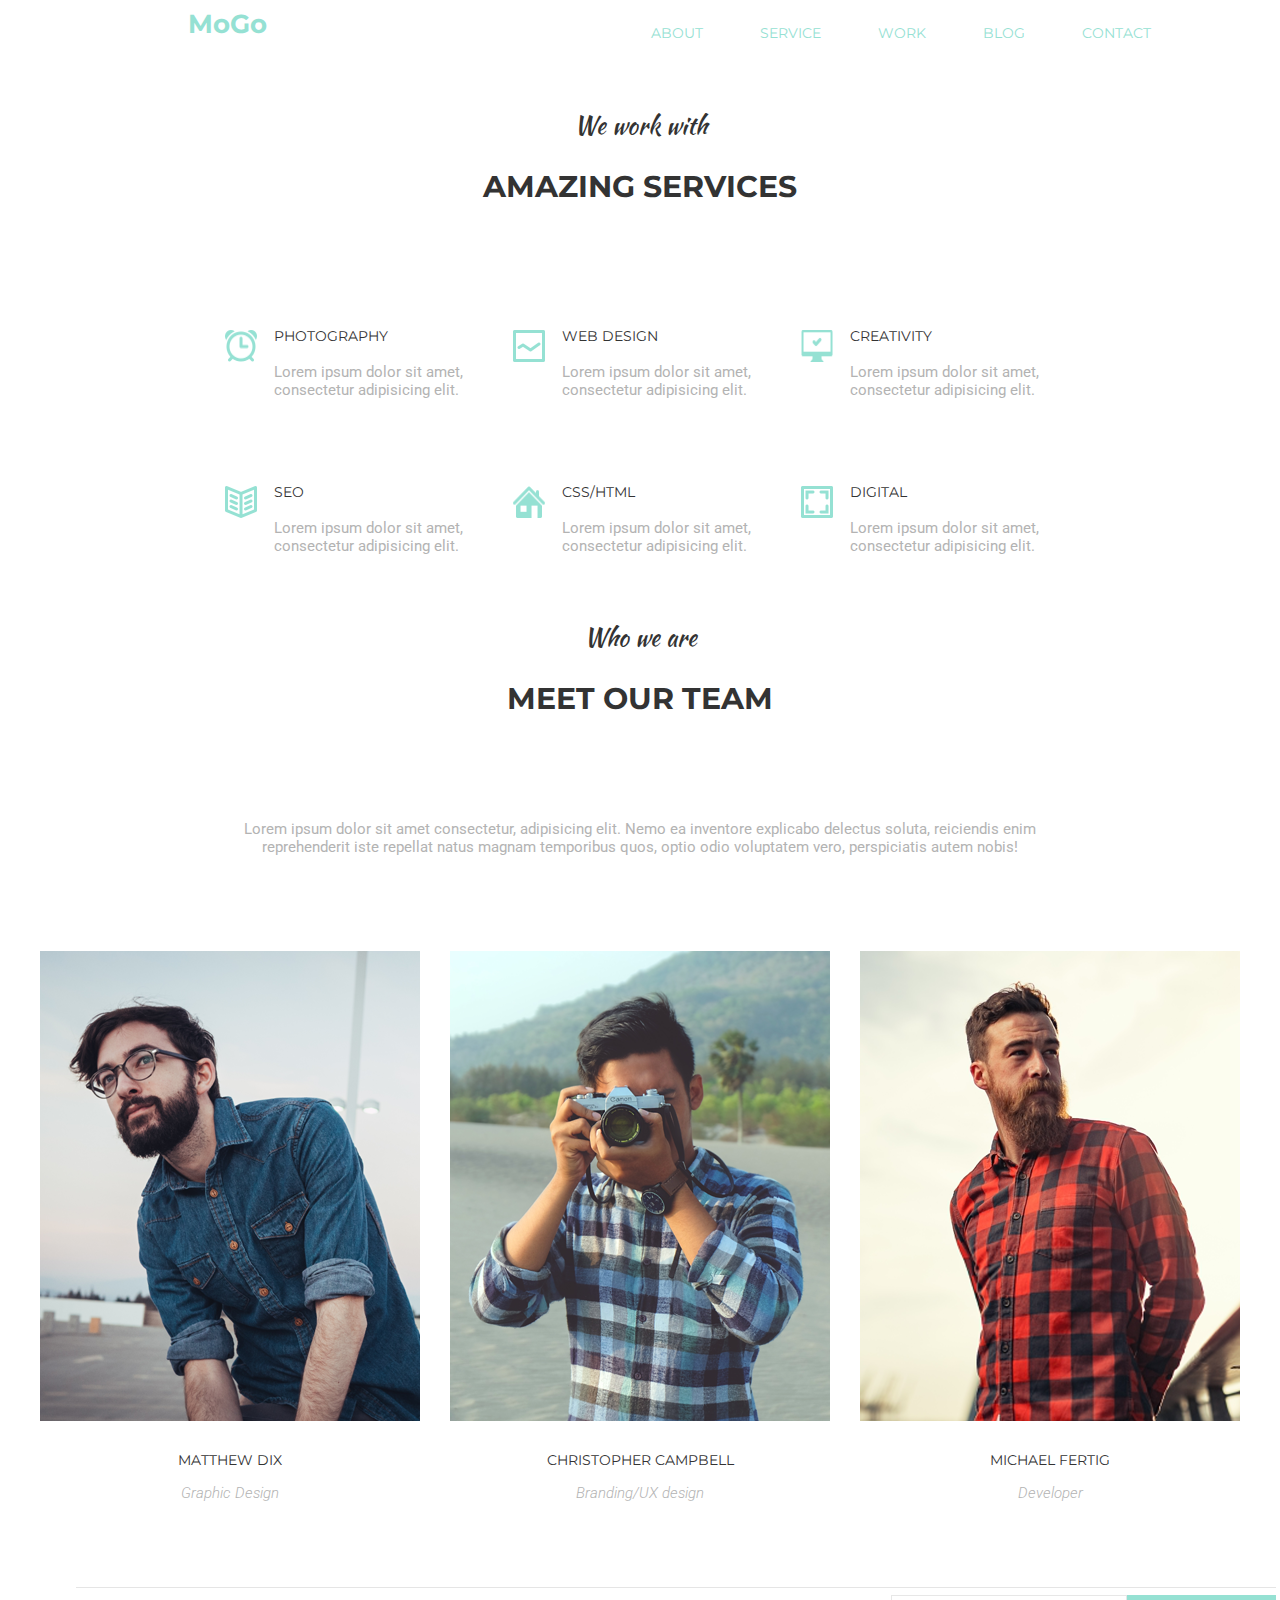
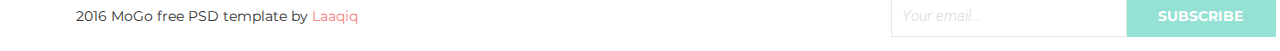
<file: project-5/index.html>
<!DOCTYPE html>
<html lang="en">
<head>
    <meta charset="UTF-8">
    <meta name="viewport" content="width=device-width, initial-scale=1.0">
    <meta http-equiv="X-UA-Compatible" content="ie=edge">
    <link rel="stylesheet" href="style.css">
    <link href="https://fonts.googleapis.com/css?family=Kaushan+Script|Montserrat:400,700|Roboto&display=swap" rel="stylesheet">
    <title>project-5</title>
</head>
<body>

    <header>
        <nav class="navigation">
            <div id="logo">
                <a href="#">MoGo</a>
            </div>

            <ul class="links">
                <li><a href="#">ABOUT</a></li>
                <li><a href="#">SERVICE</a></li>
                <li><a href="#">WORK</a></li>
                <li><a href="#">BLOG</a></li>
                <li><a href="#">CONTACT</a></li>
            </ul>
        </nav>
    </header>

    <main>
        <div class="services">
            <div>
                <span class="small_head_text">We work with</span>
                <h2 class="big_text">AMAZING SERVICES</h2>
                <span class="underline"></span>
            </div>
            <div class="main_text">
                <div class="first_row">
                    <div class="info">
                        <div class="icon">
                            <img src="./img/ALARM.png" alt="">
                        </div>
                        <div>
                            <h4 class="headline">PHOTOGRAPHY</h4>
                            <p class="describe">Lorem ipsum dolor sit amet, consectetur adipisicing elit.</p>
                        </div>
                    </div>
                    <div class="info">
                        <div class="icon">
                            <img src="./img/LINE GRAPH.png" alt="">
                        </div>
                        <div>
                            <h4 class="headline">WEB DESIGN</h4>
                            <p class="describe">Lorem ipsum dolor sit amet, consectetur adipisicing elit.</p>                            </div>
                    </div>
                    <div class="info">
                        <div class="icon">
                            <img src="./img/COMPUTER.png" alt="">
                        </div>
                        <div>
                            <h4 class="headline">CREATIVITY</h4>
                            <p class="describe">Lorem ipsum dolor sit amet, consectetur adipisicing elit.</p>
                        </div>
                    </div>
                </div>
                <div class="second_row">
                    <div class="info">
                        <div class="icon">
                            <img src="./img/BOOK 2.png" alt="IMAGE">
                        </div>
                        <div>
                            <h4 class="headline">SEO</h4>
                            <p class="describe">Lorem ipsum dolor sit amet, consectetur adipisicing elit.</p>
                        </div>
                    </div>
                    <div class="info">
                        <div class="icon">
                            <img src="./img/HOME.png" alt="IMAGE">
                        </div>
                        <div>
                            <h4 class="headline">CSS/HTML</h4>
                            <p class="describe">Lorem ipsum dolor sit amet, consectetur adipisicing elit.</p>
                        </div>
                    </div>
                    <div class="info">
                        <div class="icon">
                            <img src="./img/IMAGE.png" alt="IMAGE">
                        </div>
                        <div>
                            <h4 class="headline">DIGITAL</h4>
                            <p class="describe">Lorem ipsum dolor sit amet, consectetur adipisicing elit.</p>
                        </div>
                    </div>
                </div>
            </div>
            <div>
                <span class="small_head_text">Who we are</span>
                <h2 class="big_text">MEET OUR TEAM</h2>
                <span class="underline"></span>
                <span class="team">Lorem ipsum dolor sit amet consectetur, adipisicing elit. Nemo ea inventore explicabo delectus soluta, reiciendis enim reprehenderit iste repellat natus magnam temporibus quos, optio odio voluptatem vero, perspiciatis autem nobis!</span>
            </div>
            <div class="developers">
                <div class="developer_info">
                    <div class="people-1">
                        <div class="gradient">
                            <div class="sites">
                                <a href="#" class="social"> <img src="./img/facebook.png" alt="IMAGE"> </a>
                                <a href="#" class="social"> <img src="./img/twitter.png" alt="IMAGE"> </a>
                                <a href="#" class="social"> <img src="./img/pinterest.png" alt="IMAGE"> </a>
                                <a href="#" class="social"> <img src="./img/instagram.png" alt="IMAGE"> </a>    
                            </div>
                        </div>
                    </div>
                    <h4 class="developer_name">MATTHEW DIX</h4>
                    <span class="developer_post">Graphic Design</span>
                </div>
                <div class="developer_info">
                    <div class="people-2">
                        <div class="gradient">
                            <div class="sites">
                                <a href="#" class="social"> <img src="./img/facebook.png" alt="IMAGE"> </a>
                                <a href="#" class="social"> <img src="./img/twitter.png" alt="IMAGE"> </a>
                                <a href="#" class="social"> <img src="./img/pinterest.png" alt="IMAGE"> </a>
                                <a href="#" class="social"> <img src="./img/instagram.png" alt="IMAGE"> </a>    
                            </div>
                        </div>
                    </div>
                    <h4 class="developer_name">CHRISTOPHER CAMPBELL</h4>
                    <span class="developer_post">Branding/UX design</span>
                </div>
                <div class="developer_info">
                    <div class="people-3">
                        <div class="gradient">
                            <div class="sites">
                                <a href="#" class="social"> <img src="./img/facebook.png" alt="IMAGE"> </a>
                                <a href="#" class="social"> <img src="./img/twitter.png" alt="IMAGE"> </a>
                                <a href="#" class="social"> <img src="./img/pinterest.png" alt="IMAGE"> </a>
                                <a href="#" class="social"> <img src="./img/instagram.png" alt="IMAGE"> </a>    
                            </div>
                        </div>
                    </div>
                    <h4 class="developer_name">MICHAEL FERTIG</h4>
                    <span class="developer_post">Developer</span>
                </div>
            </div>
        </div>
    </main>

    <footer>
        <div class="credits">
            <h4 class="credits_info"> 2016 MoGo free PSD template by <a href="#">Laaqiq</a></h4>
            <div>
                <input type="email" name="" placeholder="  Your email...">
                <button>SUBSCRIBE</button>
            </div>
        </div>
    </footer>
    
</body>
</html>
</file>
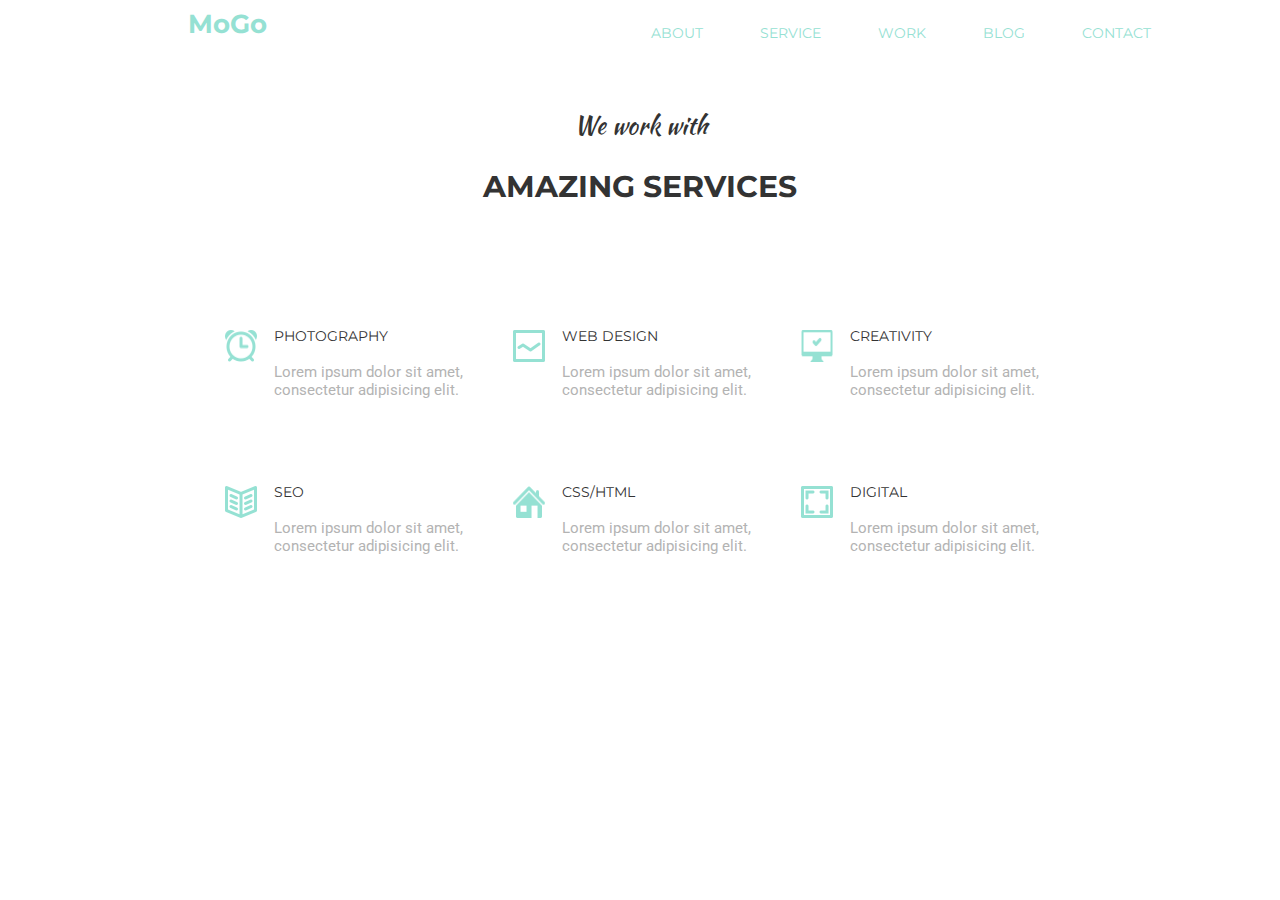
<file: project4/index.html>
<!DOCTYPE html>
<html lang="en">
<head>
    <meta charset="UTF-8">
    <meta name="viewport" content="width=device-width, initial-scale=1.0">
    <meta http-equiv="X-UA-Compatible" content="ie=edge">
    <link rel="stylesheet" href="style.css">
    <link href="https://fonts.googleapis.com/css?family=Kaushan+Script|Montserrat:400,700|Roboto&display=swap" rel="stylesheet">
    <title>project-5</title>
</head>
<body>

    <header>
        <nav class="navigation">
            <div id="logo">
                <a href="#">MoGo</a>
            </div>

            <ul class="links">
                <li><a href="#">ABOUT</a></li>
                <li><a href="#">SERVICE</a></li>
                <li><a href="#">WORK</a></li>
                <li><a href="#">BLOG</a></li>
                <li><a href="#">CONTACT</a></li>
            </ul>
        </nav>
    </header>

    <main>
        <div class="services">
            <div>
                <span class="small_head_text">We work with</span>
                <h2 class="big_text">AMAZING SERVICES</h2>
                <span class="underline"></span>
            </div>
            <div class="main_text">
                <div class="first_row">
                    <div class="info">
                        <div class="icon">
                            <img src="./img/ALARM.png" alt="">
                        </div>
                        <div>
                            <h4 class="headline">PHOTOGRAPHY</h4>
                            <p class="describe">Lorem ipsum dolor sit amet, consectetur adipisicing elit.</p>
                        </div>
                    </div>
                    <div class="info">
                        <div class="icon">
                            <img src="./img/LINE GRAPH.png" alt="">
                        </div>
                        <div>
                            <h4 class="headline">WEB DESIGN</h4>
                            <p class="describe">Lorem ipsum dolor sit amet, consectetur adipisicing elit.</p>                            </div>
                    </div>
                    <div class="info">
                        <div class="icon">
                            <img src="./img/COMPUTER.png" alt="">
                        </div>
                        <div>
                            <h4 class="headline">CREATIVITY</h4>
                            <p class="describe">Lorem ipsum dolor sit amet, consectetur adipisicing elit.</p>
                        </div>
                    </div>
                </div>
                <div class="second_row">
                    <div class="info">
                        <div class="icon">
                            <img src="./img/BOOK 2.png" alt="IMAGE">
                        </div>
                        <div>
                            <h4 class="headline">SEO</h4>
                            <p class="describe">Lorem ipsum dolor sit amet, consectetur adipisicing elit.</p>
                        </div>
                    </div>
                    <div class="info">
                        <div class="icon">
                            <img src="./img/HOME.png" alt="IMAGE">
                        </div>
                        <div>
                            <h4 class="headline">CSS/HTML</h4>
                            <p class="describe">Lorem ipsum dolor sit amet, consectetur adipisicing elit.</p>
                        </div>
                    </div>
                    <div class="info">
                        <div class="icon">
                            <img src="./img/IMAGE.png" alt="IMAGE">
                        </div>
                        <div>
                            <h4 class="headline">DIGITAL</h4>
                            <p class="describe">Lorem ipsum dolor sit amet, consectetur adipisicing elit.</p>
                        </div>
                    </div>
                </div>
            </div>
</file>
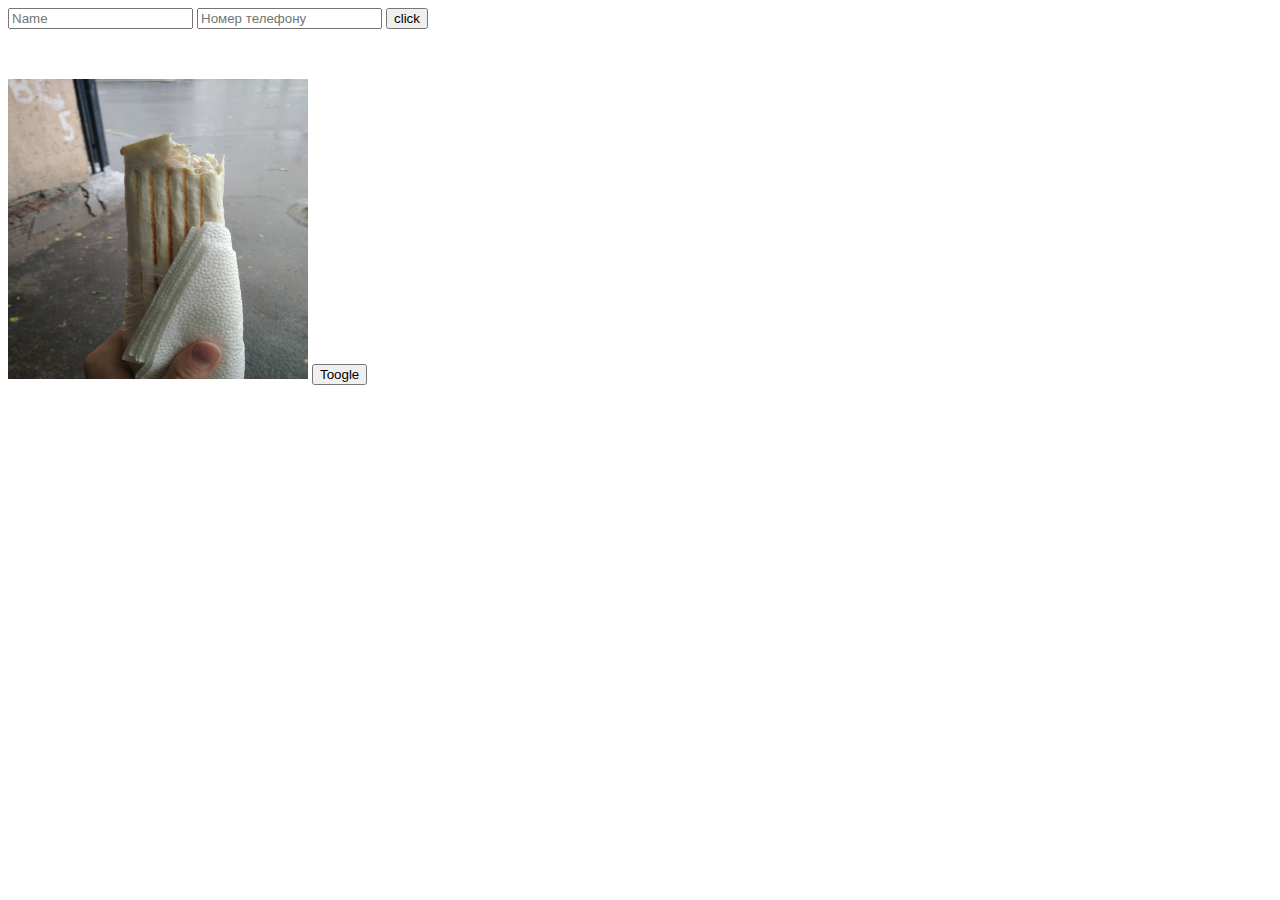
<file: rozdatki/index.html>
<!DOCTYPE html>
<html lang="en">

<head>
    <meta charset="UTF-8">
    <meta name="viewport" content="width=device-width, initial-scale=1.0">
    <title>Document</title>
    <style>
        img {width: 300px; height: 300px; margin-top: 50px;}
        .hide {display: none;}
    </style>
</head>

<body>
    <form action="#">
        <input class="name" placeholder="Name" type="text">
        <input class="phone" placeholder="Номер телефону" type="text">
        <button class="sbm" type="submit">click</button>
    </form>
    <img class="shavuha" src="./img/second.jpg" alt="">
    <button class="toogle">Toogle</button>
    <script src="main.js"></script>
</body>

</html>
</file>
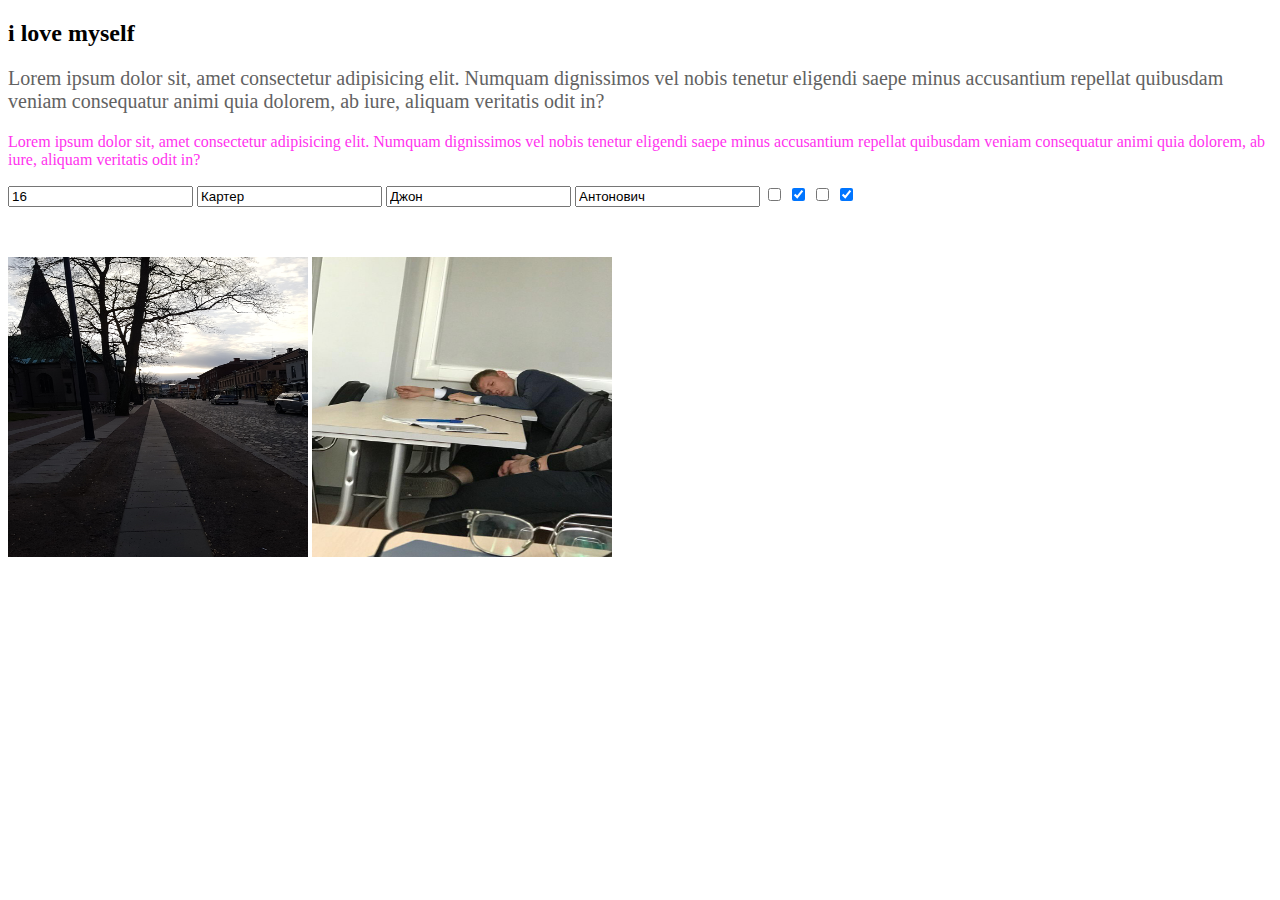
<file: Джаваскрипт--8/index.html>
<!DOCTYPE html>
<html lang="en">

<head>
    <meta charset="UTF-8">
    <meta name="viewport" content="width=device-width, initial-scale=1.0">
    <title>Document</title>
    <style>
        .more-text {color:#626262; font-size: 20px;}
        .active {color:rgb(194, 71, 143); }
        .new-text {color: #f3e;}
        img {width: 300px; height: 300px; margin-top: 50px;}
        .four-img {display: none;}
    </style>
</head>

<body>
    <h2 class="title-head">i love myself</h2>
    <p class="more-text ">Lorem ipsum dolor sit, amet consectetur adipisicing elit. Numquam dignissimos vel nobis tenetur eligendi saepe
        minus accusantium repellat quibusdam veniam consequatur animi quia dolorem, ab iure, aliquam veritatis odit in?
    </p>
    <p class="new-text">Lorem ipsum dolor sit, amet consectetur adipisicing elit. Numquam dignissimos vel nobis tenetur eligendi saepe
        minus accusantium repellat quibusdam veniam consequatur animi quia dolorem, ab iure, aliquam veritatis odit in?
    </p>
    <form action="#">
        <input placeholder="Вік" id="inputss" class="inputs" type="text" value="16">
        <input placeholder="Прізвище" class="inputs" type="text" value="Картер">
        <input placeholder="І'мя" class="inputs" type="text" value="Джон">
        <input placeholder="По-батькові" class="inputs" type="text" value="Антонович">

        <input class="checkbox" type="checkbox">
        <input class="checkbox" checked type="checkbox">
        <input class="checkbox" type="checkbox">
        <input class="checkbox" checked type="checkbox">
    </form>
    <img src="./img/first.jpg" class="image" alt="">
    <img src="./img/third.jpg" class="beautiful" alt="">
    <img src="./img/four.jpg" class="four-img" alt="">
    <script src="./main.js"></script>
</body>

</html>
</file>
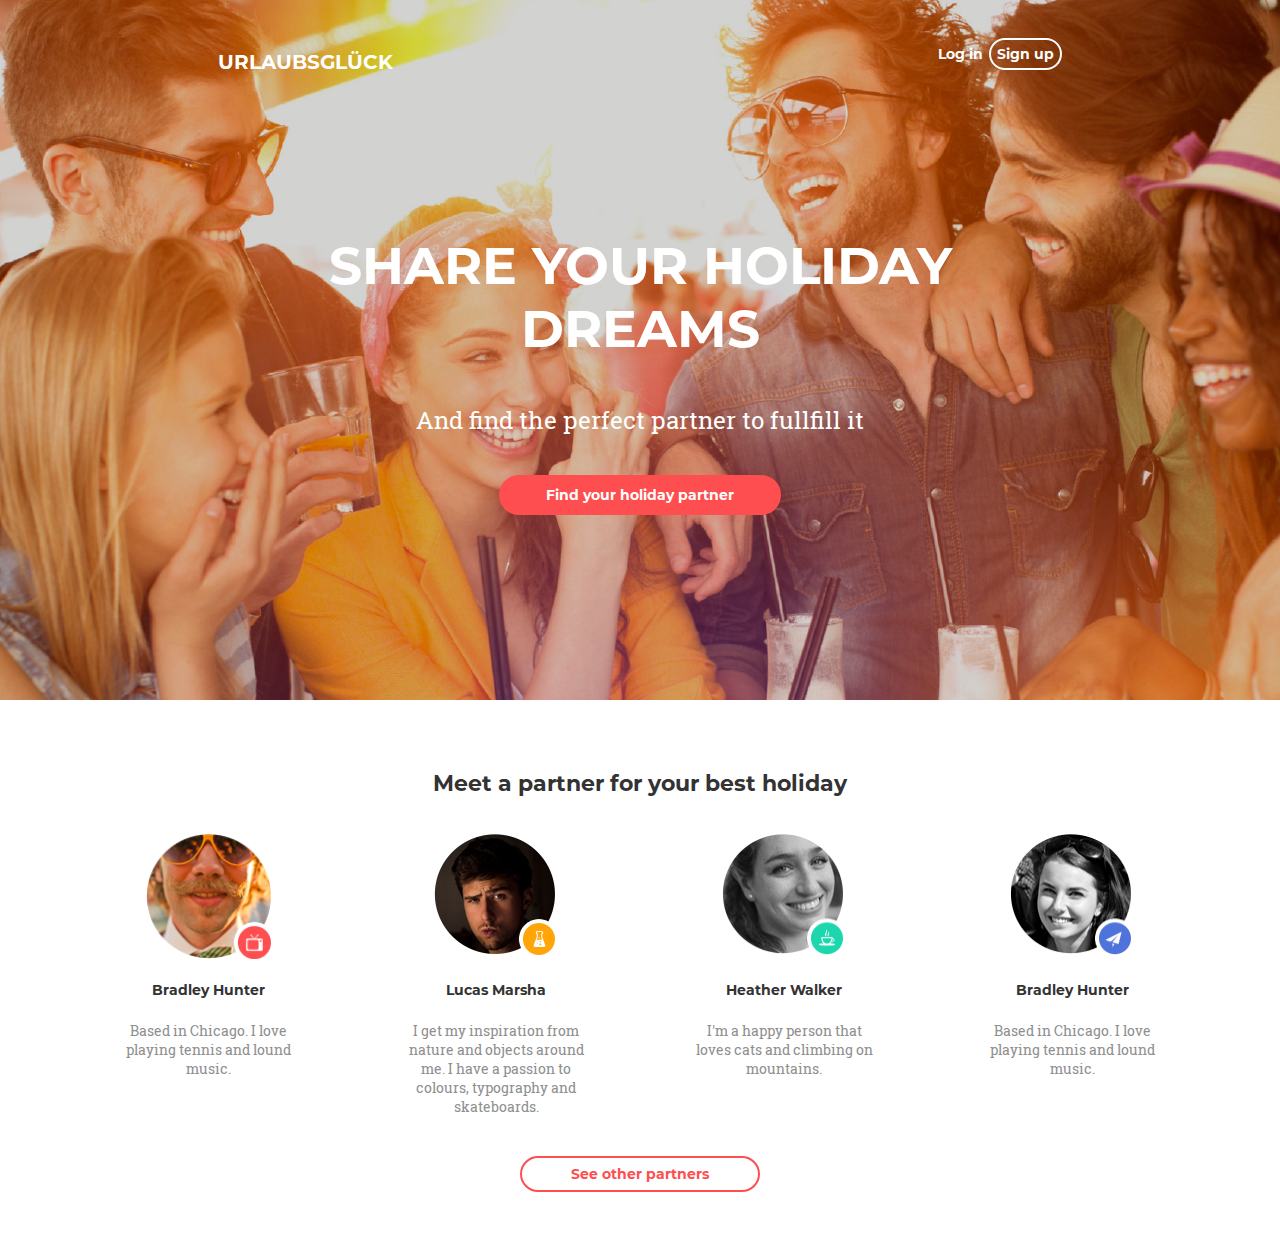
<file: дом робото 7/index.html>
<!DOCTYPE html>
<html lang="en">
<head>
    <meta charset="UTF-8">
    <meta name="viewport" content="width=device-width, initial-scale=1.0">
    <meta http-equiv="X-UA-Compatible" content="ie=edge">
    <link rel="stylesheet" href="./css/style.css">
    <title>задание 7</title>
</head>
<body>
    <header>
        <div class="authorization">
            <h2 class="site_name">URLAUBSGLÜCK</h2>
            <div class="buttons">
               <button type="menu" id="log_in">Log in</button>
               <button type="menu" id="sign_up">Sign up</button> 
            </div>
        </div>
        <div class="welcome">
            <h1 class="header_title">SHARE YOUR HOLIDAY DREAMS</h1>
            <h2 class="header_describe">And find the perfect partner to fullfill it</h2>
            <button type="menu" class="header_button">Find your holiday partner</button>
        </div>
    </header>
    <main>
        <h2>Meet a partner for your best holiday</h2>
        <div class="partners">
            <div class="first">
                <div class="partner">
                    <img src="./css/img/1.png" alt="">
                    <h3 class="name">Bradley Hunter</h3>
                    <p class="about_partner">Based in Chicago. I love playing tennis and lound music.</p class="about_partner">
                </div>
                <div class="partner">
                    <img src="./css/img/2.png" alt="">
                    <h3 class="name">Lucas Marsha</h3>
                    <p class="about_partner">I get my inspiration from nature and objects around me. I have a passion to colours, typography and skateboards.</p class="about_partner">
                </div>  
            </div>
            <div class="second">
                <div class="partner">
                    <img src="./css/img/3.png" alt="">
                    <h3 class="name">Heather Walker</h3>
                    <p class="about_partner">I'm a happy person that loves cats and climbing on mountains.</p>
                </div>
                <div class="partner">
                    <img src="./css/img/4.png" alt="">
                    <h3 class="name">Bradley Hunter</h3>
                    <p class="about_partner">Based in Chicago. I love playing tennis and lound music.</p class="about_partner">
                </div>
            </div>
        </div>
    </main>
    <footer>
        <button type="menu">See other partners</button>
    </footer>
</body>
</html>
</file>
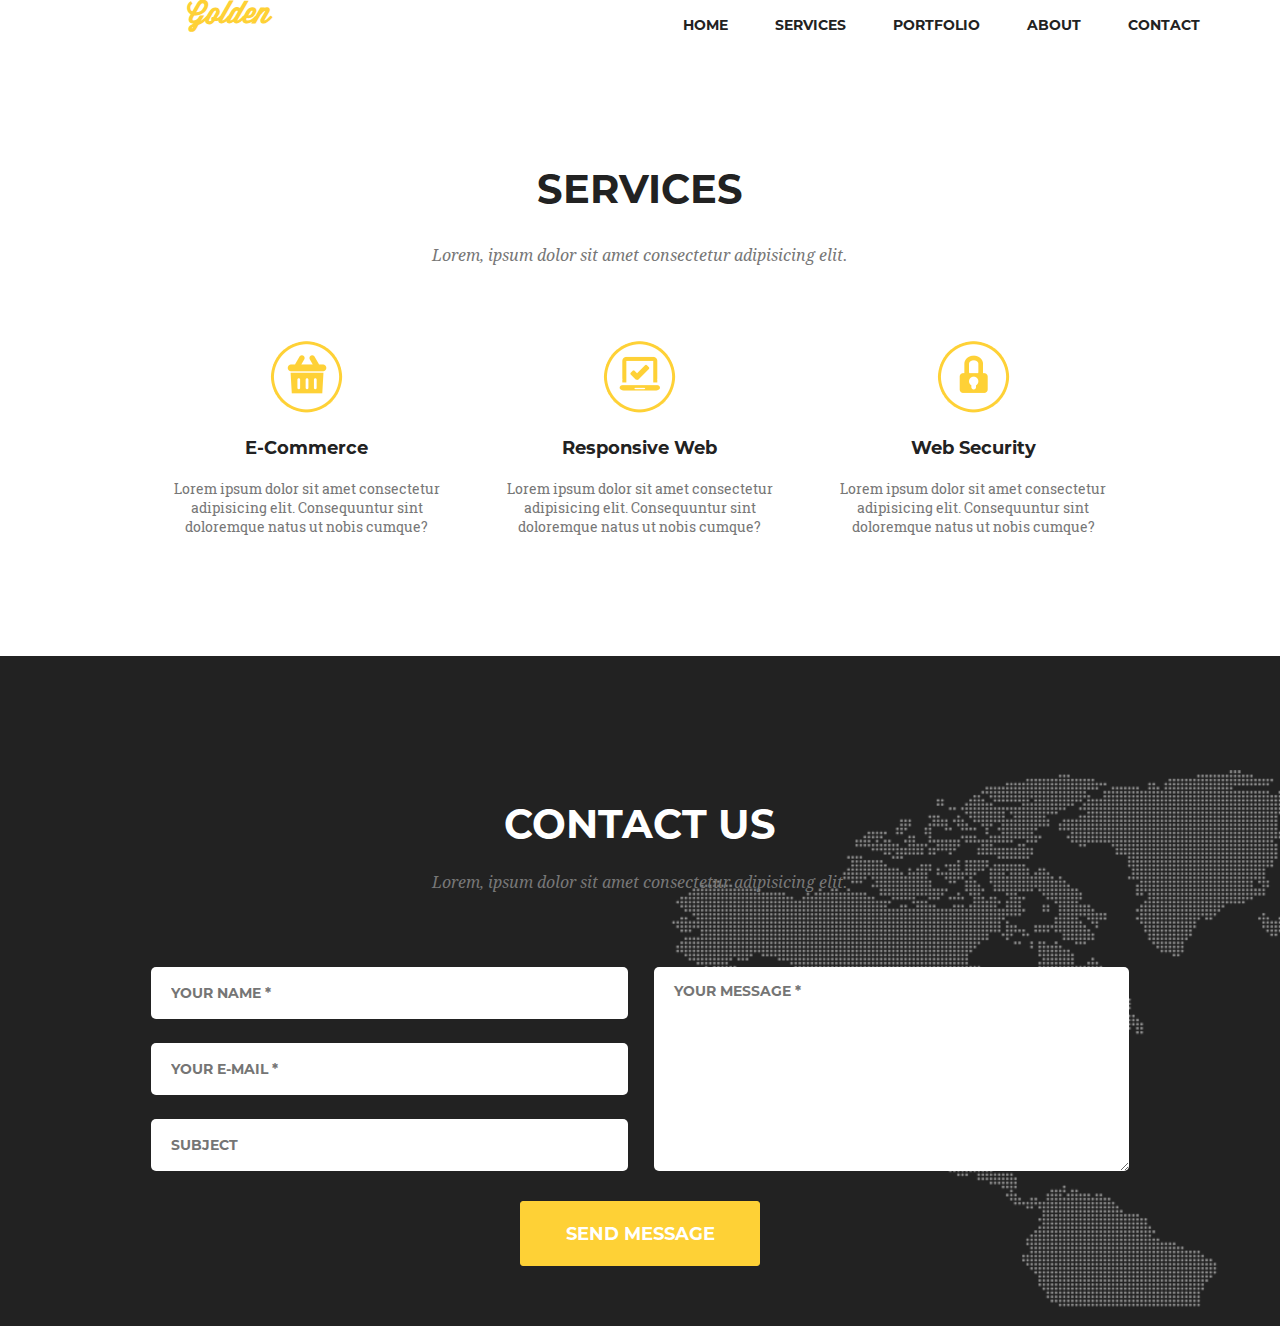
<file: проспект7/index.html>
<!DOCTYPE html>
<html lang="en">
<head>
    <meta charset="UTF-8">
    <meta name="viewport" content="width=device-width, initial-scale=1.0">
    <meta http-equiv="X-UA-Compatible" content="ie=edge">
    <link rel="stylesheet" href="style.css">
    <title>проспект7</title>
</head>
<body>
    <header>
        <nav class="navigation">
            <div id="logo">
                <a href="#">Golden</a>
            </div>

            <ul class="links">
                <li><a href="#">HOME</a></li>
                <li><a href="#">SERVICES</a></li>
                <li><a href="#">PORTFOLIO</a></li>
                <li><a href="#">ABOUT</a></li>
                <li><a href="#">CONTACT</a></li>
            </ul>
        </nav>
    </header>
    <main>
        <div class="services">
            <div>
                <h2 class="big_head_text">SERVICES</h2>
                <span class="small_head_text">Lorem, ipsum dolor sit amet consectetur adipisicing elit.</span>
            </div>
            <div class="main_text">
                <div class="info">
                    <div class="icon">
                        <img src="./img/basket.png" alt="">
                    </div>
                    <div>
                        <h4 class="headline">E-Commerce</h4>
                        <p class="describe">Lorem ipsum dolor sit amet consectetur adipisicing elit. Consequuntur sint doloremque natus ut nobis cumque?</p>
                    </div>
                </div>
                <div class="info">
                    <div class="icon">
                        <img src="./img/laptop.png" alt="">
                    </div>
                    <div>
                        <h4 class="headline">Responsive Web</h4>
                        <p class="describe">Lorem ipsum dolor sit amet consectetur adipisicing elit. Consequuntur sint doloremque natus ut nobis cumque?</p>
                    </div>
                </div>
                <div class="info">
                    <div class="icon">
                        <img src="./img/locked.png" alt="">
                    </div>
                    <div>
                        <h4 class="headline">Web Security</h4>
                        <p class="describe">Lorem ipsum dolor sit amet consectetur adipisicing elit. Consequuntur sint doloremque natus ut nobis cumque?</p>
                    </div>
                </div>
            </div>
        </div>
        <div class="contact">
            <div>
                <h2 class="big_head_text_white">CONTACT US</h2>
                <span class="small_head_text">Lorem, ipsum dolor sit amet consectetur adipisicing elit.</span>
            </div>
            <form action="">
                <div class="data">
                    <div class="personal_data">
                        <input name="client_name" type="text" placeholder="YOUR NAME *" required>
                        <input name="email"  type="email" placeholder="YOUR E-MAIL *" class="email" required>
                        <input name="subject" type="text" placeholder="SUBJECT">
                    </div>
                    <div class="message">
                        <textarea type="text" placeholder="YOUR MESSAGE *" required></textarea>
                    </div>
                </div>
                <div class="send_message" action="index.html">
                    <button name="message" type="submit" value=''>SEND MESSAGE</button>
                </div>
            </form>
        </div>
</body>
</html>
</file>
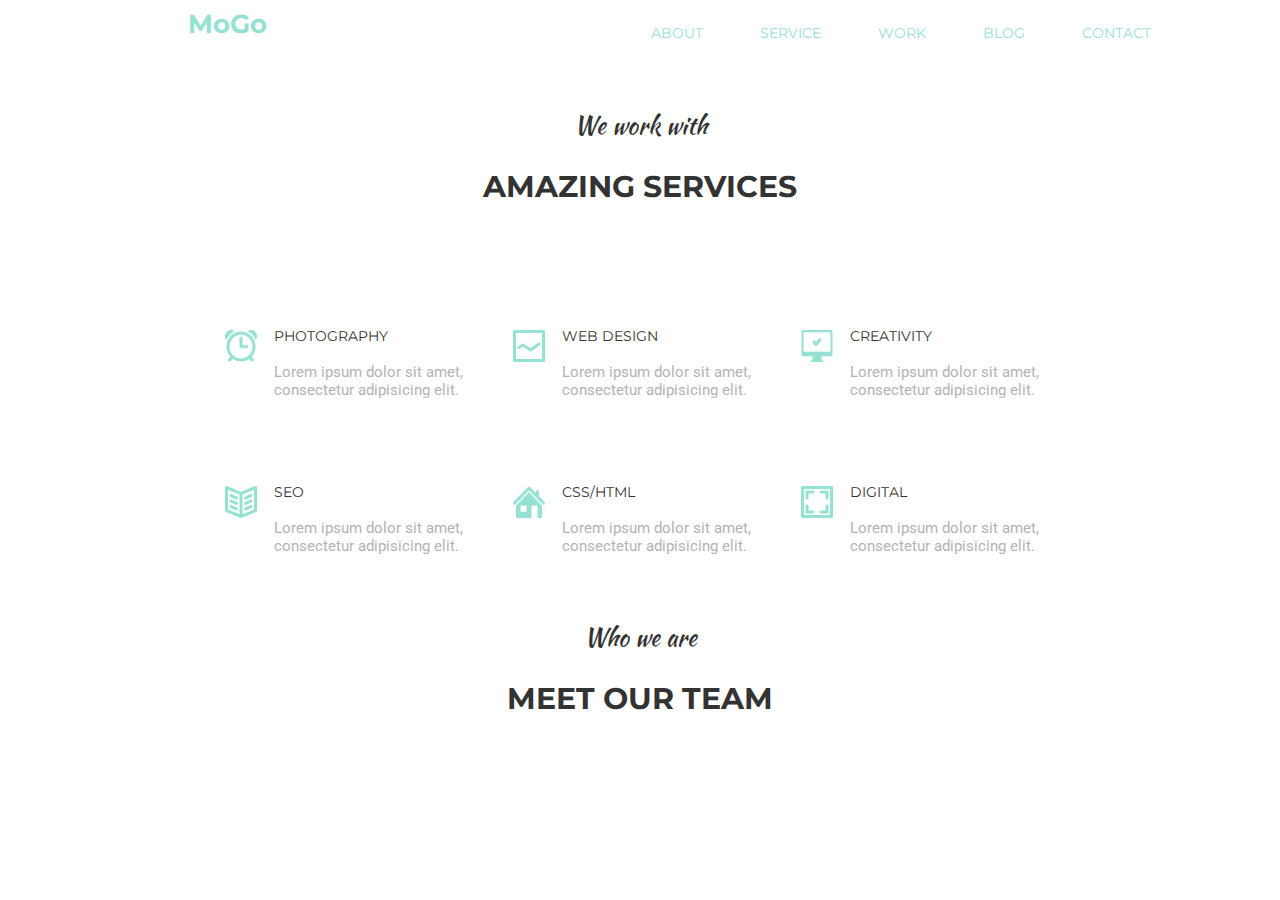
<file: project4/page.html>
<!DOCTYPE html>
<html lang="en">
<head>
    <meta charset="UTF-8">
    <meta name="viewport" content="width=device-width, initial-scale=1.0">
    <meta http-equiv="X-UA-Compatible" content="ie=edge">
    <link rel="stylesheet" href="./css/style.css">
    <link href="https://fonts.googleapis.com/css?family=Kaushan+Script|Montserrat:400,700|Roboto&display=swap" rel="stylesheet">
    <title>project-5</title>
</head>
<body>

    <header>
        <nav class="navigation">
            <div id="logo">
                <a href="#">MoGo</a>
            </div>

            <ul class="links">
                <li><a href="#">ABOUT</a></li>
                <li><a href="#">SERVICE</a></li>
                <li><a href="#">WORK</a></li>
                <li><a href="#">BLOG</a></li>
                <li><a href="#">CONTACT</a></li>
            </ul>
        </nav>
    </header>

    <main>
        <div class="services">
            <div>
                <span class="small_head_text">We work with</span>
                <h2 class="big_text">AMAZING SERVICES</h2>
                <span class="underline"></span>
            </div>
            <div class="main_text">
                <div class="row">
                    <div class="info">
                        <div class="icon">
                            <img src="./img/ALARM.png" alt="">
                        </div>
                        <div>
                            <h4 class="headline">PHOTOGRAPHY</h4>
                            <p class="describe">Lorem ipsum dolor sit amet, consectetur adipisicing elit.</p>
                        </div>
                    </div>
                    <div class="info">
                        <div class="icon">
                            <img src="./img/LINE GRAPH.png" alt="">
                        </div>
                        <div>
                            <h4 class="headline">WEB DESIGN</h4>
                            <p class="describe">Lorem ipsum dolor sit amet, consectetur adipisicing elit.</p>                            </div>
                    </div>
                    <div class="info">
                        <div class="icon">
                            <img src="./img/COMPUTER.png" alt="">
                        </div>
                        <div>
                            <h4 class="headline">CREATIVITY</h4>
                            <p class="describe">Lorem ipsum dolor sit amet, consectetur adipisicing elit.</p>
                        </div>
                    </div>
                </div>
                <div class="row">
                    <div class="info">
                        <div class="icon">
                            <img src="./img/BOOK 2.png" alt="IMAGE">
                        </div>
                        <div>
                            <h4 class="headline">SEO</h4>
                            <p class="describe">Lorem ipsum dolor sit amet, consectetur adipisicing elit.</p>
                        </div>
                    </div>
                    <div class="info">
                        <div class="icon">
                            <img src="./img/HOME.png" alt="IMAGE">
                        </div>
                        <div>
                            <h4 class="headline">CSS/HTML</h4>
                            <p class="describe">Lorem ipsum dolor sit amet, consectetur adipisicing elit.</p>
                        </div>
                    </div>
                    <div class="info">
                        <div class="icon">
                            <img src="./img/IMAGE.png" alt="IMAGE">
                        </div>
                        <div>
                            <h4 class="headline">DIGITAL</h4>
                            <p class="describe">Lorem ipsum dolor sit amet, consectetur adipisicing elit.</p>
                        </div>
                    </div>

                </div>
                <div>
                    <span class="small_head_text">Who we are</span>
                    <h2 class="big_text">MEET OUR TEAM</h2>
                    <span class="underline"></span>
                </div>
            </div>
</file>
<file: project-5/style.css>
.team {
    display: flex;
    justify-content: center;
    text-align: center;
    margin: 0px 195px 95px 195px;
    font-family: 'Roboto', sans-serif;
    font-style: normal;
    font-weight: 400;
    font-size: 15px;
    color: #b3b3b3;
}

.first_row {
    display: flex;
    flex-direction: row;
    justify-content: space-around;
    margin: 0px 200px 50px 200px;
}

.second_row {
    display: flex;
    flex-direction: row;
    justify-content: space-around;
    margin: 0px 200px 50px 200px;
}

.describe {
    font-family: 'Roboto', sans-serif;
    font-style: normal;
    font-weight: 400;
    font-size: 15px;
    color: #b3b3b3;
}

.headline {
    font-family: 'Montserrat', sans-serif;
    font-style: normal;
    font-weight: 400;
    font-size: 14px;
    color: #333333;
}

.info {
    display: flex;
    align-items: center;
    width: 311px
}

.icon {
    margin-bottom: 30px;
    width: 113px;
    display: flex;
    justify-content: center;
}

.icon img {
    width: 32px;
    height: 32px;
}

.links li a:hover {
    color: #f38181;
}

.links li a:after {
    background-color: #f38181;
    display: block;
    content: "";
    height: 3px;
    width: 0%;
    left: 50%;
    position: absolute;
    transition: .3s ease-in-out;
    transform: translateX(-50%);
    margin-top: 12px;
}
.links li a:hover:after,
.links li a:focus:after {
    width: 100%;
}

.developers {
    display: flex;
    flex-direction: row;
    justify-content: center;
    align-items: center;
}

.developer_info {
    margin: 0px 15px;
    display: flex;
    flex-direction: column;
    align-items: center;
}

.developer_name {
    font-family: 'Montserrat', sans-serif;
    font-weight: 400;
    font-size: 14px;
    color: #333333;
    margin: 30px 0px 15px 0px;
}

.developer_post {
    font-family: 'Roboto', sans-serif;
    font-weight: 300;
    font-style: italic;
    font-size: 15px;
    color: #b3b3b3;
    margin-bottom: 85px;
}

.credits {
    border-top: 1px solid #e5e5e5;
    width: 1200px;
    margin-left: 67.5px;
    display: flex;
    flex-direction: row;
    align-items: center;
    justify-content: space-between;
}

.credits_info {
    font-family: 'Montserrat', sans-serif;
    font-weight: 400;
    font-size: 14px;
    color: #333333;
}

.credits_info a {
    color: #f38181;
    text-decoration: none;
}

footer input {
    border: 1px solid #e7e7e7;
    height: 38px;
    font-family: 'Roboto', sans-serif;
    font-weight: 300;
    font-style: italic;
    font-size: 15px;
    color: #d9d9d9;
    width: 230px;
    position: relative;
    left: 5px;
}
::-webkit-input-placeholder {
    color: #d9d9d9;
}

footer button {
    height: 42px;
    width: 150px;
    background-color: #95e1d3;
    color: #ffffff;
    border: 0px solid;
    font-family: 'Montserrat', sans-serif;
    font-weight: 700;
    font-size: 14px;
}


.people-1{
    width: 380px;
    height: 470px;
    position: relative;
    background-image: url(./img/Matthew\ Dix.png);
}

.people-2{
    width: 380px;
    height: 470px;
    position: relative;
    background-image: url(./img/Christopher\ Campbell.png);
}

.people-3{
    width: 380px;
    height: 470px;
    position: relative;
    background-image: url(./img/Michael\ Fertig.png);
}

.social {
    background-color: #fce38a;
    width: 56px;
    height: 56px;
    margin-right: 1px;
    display: flex;
    flex-direction: row;
    justify-content: center;
    align-items: center;
}

.sites :hover {
    background-color: #95e1d3;
}

.sites {
    display: flex;
    flex-direction: row;
    justify-content: center;
    align-items: center;
    height: 470px;
}

.gradient{
    position: absolute;
    left: -10px;
    bottom: 10px;
    right: 10px;
    top: -10px;
    background-image: linear-gradient(to bottom, 
     rgb(232, 23, 113),
     rgb(232, 36, 108),
     rgb(231, 50, 104),
     rgb(231, 63, 99), 
     rgb(230, 76, 95),
     rgb(230, 90, 90), 
     rgb(229, 103, 86), 
     rgb(229, 117, 81),
     rgb(228, 130, 77),
     rgb(228, 143, 72),
     rgb(227, 157, 68),
     rgb(227, 170, 63));
    opacity: .8;
    display: none;
    
}

.people-1:hover .gradient{
    display :block;
}

.people-2:hover .gradient{
    display :block;
}

.people-3:hover .gradient{
    display :block;
}
.navigation {
    display: flex;
    flex-direction: row;
    justify-content: space-between;
    margin-bottom: 50px;
    width: 1200px;
}

.links {
    display: flex;
    flex-direction: row;
    justify-content: flex-end;
    list-style-type: none;
}

.links li{
    margin-right: 57px;
}

.links li a{
    text-decoration: none;
    font-family: 'Montserrat', sans-serif;
    font-style: normal;
    font-weight: 400;
    font-size: 14px;
    color: #95e1d3;
    position: relative;
}

#logo a {
    margin: 0px 0px 1em 180px;
    font-family: 'Montserrat', sans-serif;
    font-style: normal;
    font-weight: 700;
    color: #95e1d3;
    font-size: 26px;
    text-decoration: none;
}

.small_head_text {
    display: flex;
    flex-direction: row;
    justify-content: center;
    align-items: center;
    font-family: 'Kaushan Script', cursive;
    font-style: normal;
    font-weight: 400;
    font-size: 24px;
    color: #333333;
}

.big_text {
    display: flex;
    flex-direction: row;
    justify-content: center;
    align-items: center;
    color: #333333;
    font-family: 'Montserrat', sans-serif;
    font-style: normal;
    font-weight: 700;
    font-size: 30px;
}

.underline {
    display: block;
    background-color: #f38181;
    height: 3px;
    margin: 50px 636px;

}
</file>
<file: project4/style.css>
.first_row {
    display: flex;
    flex-direction: row;
    justify-content: space-around;
    margin: 0px 200px 50px 200px;
}

.second_row {
    display: flex;
    flex-direction: row;
    justify-content: space-around;
    margin: 0px 200px 50px 200px;
}

.describe {
    font-family: 'Roboto', sans-serif;
    font-style: normal;
    font-weight: 400;
    font-size: 15px;
    color: #b3b3b3;
}

.headline {
    font-family: 'Montserrat', sans-serif;
    font-style: normal;
    font-weight: 400;
    font-size: 14px;
    color: #333333;
}

.info {
    display: flex;
    align-items: center;
    width: 311px
}

.icon {
    margin-bottom: 30px;
    width: 113px;
    display: flex;
    justify-content: center;
}

.icon img {
    width: 32px;
    height: 32px;
}

.links li a:hover {
    color: #f38181;
}

.links li a:after {
    background-color: #f38181;
    display: block;
    content: "";
    height: 3px;
    width: 0%;
    left: 50%;
    position: absolute;
    transition: .3s ease-in-out;
    transform: translateX(-50%);
    margin-top: 12px;
}
.links li a:hover:after,
.links li a:focus:after {
    width: 100%;
}
.navigation {
    display: flex;
    flex-direction: row;
    justify-content: space-between;
    margin-bottom: 50px;
    width: 1200px;
}

.links {
    display: flex;
    flex-direction: row;
    justify-content: flex-end;
    list-style-type: none;
}

.links li{
    margin-right: 57px;
}

.links li a{
    text-decoration: none;
    font-family: 'Montserrat', sans-serif;
    font-style: normal;
    font-weight: 400;
    font-size: 14px;
    color: #95e1d3;
    position: relative;
}

#logo a {
    margin: 0px 0px 1em 180px;
    font-family: 'Montserrat', sans-serif;
    font-style: normal;
    font-weight: 700;
    color: #95e1d3;
    font-size: 26px;
    text-decoration: none;
}

.small_head_text {
    display: flex;
    flex-direction: row;
    justify-content: center;
    align-items: center;
    font-family: 'Kaushan Script', cursive;
    font-style: normal;
    font-weight: 400;
    font-size: 24px;
    color: #333333;
}

.big_text {
    display: flex;
    flex-direction: row;
    justify-content: center;
    align-items: center;
    color: #333333;
    font-family: 'Montserrat', sans-serif;
    font-style: normal;
    font-weight: 700;
    font-size: 30px;
}

.underline {
    display: block;
    background-color: #f38181;
    height: 3px;
    margin: 50px 636px;

}
</file>
<file: дом робото 7/css/style.css>
@font-face {
    font-family: 'Montserrat';
    src: local(Montserrat), url(./fonts/Montserrat/Montserrat-Bold.otf);
}

@font-face {
    font-family: 'Roboto';
    src: local(Roboto), url(./fonts/RobotoSlab/RobotoSlab-Regular.ttf);
}

body {
    margin: 0%;
    min-width: 320px;
}

html {
    font-size: 10px;
}

header {
    background-image: url(./img/Vector_Smart_Object.png);
    background-position: center;
    width: 100%;
}

.authorization {
    display: flex;
    flex-direction: column-reverse;
    justify-content: center;
    align-items: center;
}

.buttons {
    display: flex;
    justify-content: space-between;
    max-width: 54%;
}

.authorization button {
    margin-top: 2rem;
    background: transparent;
    height: 32px;
    color: #ffffff;
    font-family: 'Montserrat';
    font-weight: 700;
    font-size: 1.4rem;
    
}

#log_in {
   border: 0px solid; 
}

#sign_up {
    border-radius: 20px;
    border: 2px solid #ffffff;
}

.welcome {
    display: flex;
    flex-direction: column;
    align-items: center;
    text-align: center;
    padding-bottom: 138px;
}

.site_name {
    font-family: 'Montserrat', sans-serif;
    font-weight: 700;
    font-size: 2rem;
    color: #ffffff;
    margin: 12rem 0rem 4rem 0rem;
    display: flex;
    justify-content: center;
}

.header_title {
    font-family: 'Montserrat', sans-serif;
    font-weight: 700;
    font-size: 3rem;
    color: #ffffff;
    margin: 0rem;
    max-width: 91%;
}

.header_describe {
    font-family: 'Roboto', sans-serif;
    font-weight: 300;
    font-size: 1.8rem;
    color: #ffffff;
    margin: 2rem 0%;
    display: flex;
    justify-content: space-between;
}

.header_button {
    color: #ffffff;
    background-color: #ff4e50;
    border: 0px solid #ff4e50;
    border-radius: 20px;
    height: 40px;
    width: 87.5%;
    font-family: 'Montserrat';
    font-weight: 700;
    font-size: 1.4rem;
    max-width: 62%;
}

.partners {
    display: flex;
    flex-direction: column;
    text-align: center;
    align-items: center;
    justify-content: center;
    width: 100%;
}

.first, .second {
    display: flex;
    flex-direction: column;
    align-items: center;
    width: 280px;
}

main {
    display: flex;
    flex-direction: column;
    align-items: center;
}

main h2 {
    font-family: 'Montserrat';
    font-weight: 700;
    font-size: 2.2rem;
    color: #333333;
    text-align: center;
    margin: 7rem 0rem 2rem 0rem;
    max-width: 84%;
}

.partner {
    width: 99%;
    display: flex;
    flex-direction: column;
    align-items: center;
    justify-content: center;
}

.name {
    font-family: 'Montserrat';
    font-weight: 700;
    font-size: 1.4rem;
    color: #333333;
    margin: 2rem 0rem;
}

.partner img {
    width: 125px;
    height: 125px;
}

.about_partner {
    font-family: 'Roboto';
    font-weight: 300;
    font-size: 1.4rem;
    color: #8f8f8f;
    margin: 0rem 0rem 3rem 0rem;
    max-width: 73%;
}

footer {
    display: flex;
    justify-content: center;
}

footer button {
    color: #ff4e50;
    background-color: #ffffff;
    border: 2px solid #ff4e50;
    border-radius: 20px;
    height: 36px;
    width: 86%;
    margin-bottom: 5.7rem;
    font-family: 'Montserrat';
    font-weight: 700;
    font-size: 1.4rem;
    max-width: 55%;
}

@media only screen and (min-width: 550px) {
    .authorization {
        flex-direction: row;
        justify-content: space-between;
        align-items: flex-start;
        margin: 0% 6.5%;
    }
    .authorization button {
        margin-top: 3.8rem;
    }

    .site_name {
        margin: 5rem 0rem 16rem 0rem;
    }

    .header_button, footer button {
        max-width: 40%;
    }

}

@media only screen and (min-width: 768px) {
    header {
        height: 700px;
    }

    .buttons {
        justify-content: center;
        width: auto;
    }

    main h2 {
        margin-bottom: 3.7rem;
    }

    .header_title {
        text-align: center;
        font-size: 5.2rem;
        width: 66%;
        max-width: 66%;
        
    }

    .header_describe {
        font-size: 2.4rem;
        margin: 4.4rem 0rem 3.9rem 0rem;
    }

    .welcome button {
        max-width: 29%;
    }

    .partners {
        display: flex;
        flex-direction: row;
        align-items: flex-start;
    }

    .first {
        display: flex;
        flex-direction: column;
        justify-content: center;
        width: 28%;
        margin-right: 6.512%;
    }

    .second {
        display: flex;
        
        justify-content: center;
        flex-direction: column;
        width: 28%;
    }

    .name {
        margin: 2.2rem 0rem;
    }

    .about_partner {
        margin-bottom: 4rem;
    }

    footer button {
        width: 25%;
        max-width: 192px;
    }
}

@media only screen and (min-width: 1024px) {
    .authorization {
        margin: 0% 17%;
    }

    .header_title {
        max-width: 50%;
    }

    .welcome button {
        max-width: 22%;
    }
    
    .partner {
        margin: 0% 3%;
    }

    .first, .second {
        width: 45%;
        flex-direction: row;
        align-items: flex-start;
        margin: 0%;
    }

    footer button {
        max-width: 18.75%;
    }
}

@media only screen and (min-width: 1440px){
    .first, .second {
        width: 31%;
        align-items: flex-start;
    }
    header{
         background-size: cover;
    }

}
</file>
<file: проспект7/style.css>
body {
    margin: 0px;
}

.navigation {
    display: flex;
    flex-direction: row;
    justify-content: space-between;
    margin-bottom: 130px;
    width: 1200px;
}

.links {
    width: 517px;
    padding: 0px;
    margin-bottom: 0px;
    display: flex;
    flex-direction: row;
    justify-content: space-between;
    list-style-type: none;
}

.links li a{
    text-decoration: none;
    font-family: 'Montserrat', sans-serif;
    font-style: normal;
    font-weight: 400;
    font-size: 14px;
    color: #222222;
    position: relative;
}

.links li a:hover {
    color: #fed136;
}

#logo {
    width: 271px;
    display: flex;
    justify-content: flex-end;
}

#logo a {
    font-family: 'WisdomScript', sans-serif;
    font-style: normal;
    font-weight: 700;
    color: #fed136;
    font-size: 30px;
    text-decoration: none;
}

.services {
    display: flex;
    flex-direction: column;
    align-items: center;
}

.small_head_text {
    display: flex;
    flex-direction: row;
    justify-content: center;
    align-items: center;
    font-family: 'DroidSerif', sans-serif;
    font-style: italic;
    font-weight: 400;
    font-size: 16px;
    color: #777777;
    margin-bottom: 75px;
}

.big_head_text {
    display: flex;
    flex-direction: row;
    justify-content: center;
    align-items: center;
    color: #222222;
    font-family: 'Montserrat', sans-serif;
    font-style: normal;
    font-weight: 700;
    font-size: 40px;
    margin-top: 0px;
}

.main_text {
    display: flex;
    flex-direction: row;
    justify-content: space-around;
    width: 1000px;
    margin-bottom: 120px;
}

.describe {
    text-align: center;
    font-family: 'RobotoSlab', sans-serif;
    font-style: normal;
    font-weight: 400;
    font-size: 14px;
    color: #777777;
    margin: 0px;
}

.headline {
    display: flex;
    justify-content: center;
    text-align: center;
    font-family: 'Montserrat', sans-serif;
    font-style: normal;
    font-weight: 700;
    font-size: 18px;
    color: #222222;
    margin-bottom: 20px;
}

.info {
    display: flex;
    flex-direction: column;
    width: 275px;
}

.icon {
    display: flex;
    justify-content: center;
    align-items: center;
}

.contact {
    width: 100%;
    height: 560px;
    background-color: #222222;
    background-image: url(./img/land.png);
    background-repeat: no-repeat;
    background-position: bottom right;
    padding-top: 110px;
    display: flex;
    flex-direction: column;
    align-items: center;
}

.big_head_text_white {
    display: flex;
    flex-direction: row;
    justify-content: center;
    align-items: center;
    font-family: 'Montserrat', sans-serif;
    font-style: normal;
    font-weight: 700;
    font-size: 40px;
    color: #ffffff;
    margin-bottom: 25px;
}

.data {
    display: flex;
    flex-direction: row;
    justify-content: space-between;
    width: 978px;
    height: 204px;
}

.personal_data {
    display: flex;
    flex-direction: column;
    justify-content: space-between;
    height: 204px;
}

.personal_data input {
    height: 50px;
    width: 455px;
    border-radius: 5px;
    color: #bbbbbb;
    font-size: 14px;  
}

.message textarea {
    width: 455px;
    height: 189px;
    border-radius: 5px;
    color: #bbbbbb;
    font-family: 'Montserrat', sans-serif;
    font-weight: 700;
    font-size: 14px;
    padding: 15px 0px 0px 20px;
    border: none;
}

.data input {
    color: #bbbbbb;
    font-family: 'Montserrat', sans-serif;
    font-weight: 700;
    padding-left: 20px;
    border: none;
}

.send_message {
    display: flex;
    justify-content: center;
    flex-direction: row;
}

.send_message button {
    background-color: #fed136;
    border: 1px solid #fed136;
    color: #ffffff;
    font-family: 'Montserrat', sans-serif;
    font-weight: 700;
    font-size: 18px;
    width: 240px;
    height: 65px;
    border-radius: 3px;
    margin-top: 30px;
    cursor: pointer
}
.links {
    width: 517px;
    padding: 0px;
    margin-bottom: 0px;
    display: flex;
    flex-direction: row;
    justify-content: space-between;
    list-style-type: none;
}

.links li a{
    text-decoration: none;
    font-family: 'Montserrat', sans-serif;
    font-style: normal;
    font-weight: 400;
    font-size: 14px;
    color: #222222;
    position: relative;
}

.links li a:hover {
    color: #fed136;
}

@font-face {
    font-family: 'RobotoSlab';
    src: local(RobotoSlab), url(./fonts/RobotoSlab/RobotoSlab-Regular.ttf);
}

@font-face {
    font-family: 'DroidSerif';
    src: local(DroidSerif), url(./fonts/DroidSerif/DroidSerif-Italic.ttf);
}

@font-face {
    font-family: 'WisdomScript';
    src: local(WisdomScript), url(./fonts/WisdomScript/Wisdom_Script_AJ.otf);
}

@font-face {
    font-family: 'Montserrat';
    src: local(Montserrat), url(./fonts/Montserrat/Montserrat-Bold.otf), url(./fonts/Montserrat/Montserrat-Regular.otf);
}
</file>
<file: project4/css/style.css>
.row {
    display: flex;
    flex-direction: row;
    justify-content: space-around;
    margin: 0px 200px 50px 200px;
}

.describe {
    font-family: 'Roboto', sans-serif;
    font-style: normal;
    font-weight: 400;
    font-size: 15px;
    color: #b3b3b3;
}

.headline {
    font-family: 'Montserrat', sans-serif;
    font-style: normal;
    font-weight: 400;
    font-size: 14px;
    color: #333333;
}

.info {
    display: flex;
    align-items: center;
    width: 311px
}

.icon {
    margin-bottom: 30px;
    width: 113px;
    display: flex;
    justify-content: center;
}

.icon img {
    width: 32px;
    height: 32px;
}

.links li a:hover {
    color: #f38181;
}

.links li a:after {
    background-color: #f38181;
    display: block;
    content: "";
    height: 3px;
    width: 0%;
    left: 50%;
    position: absolute;
    transition: .3s ease-in-out;
    transform: translateX(-50%);
    margin-top: 12px;
}
.links li a:hover:after,
.links li a:focus:after {
    width: 100%;
}
.navigation {
    display: flex;
    flex-direction: row;
    justify-content: space-between;
    margin-bottom: 50px;
    width: 1200px;
}

.links {
    display: flex;
    flex-direction: row;
    justify-content: flex-end;
    list-style-type: none;
}

.links li{
    margin-right: 57px;
}

.links li a{
    text-decoration: none;
    font-family: 'Montserrat', sans-serif;
    font-style: normal;
    font-weight: 400;
    font-size: 14px;
    color: #95e1d3;
    position: relative;
}

#logo a {
    margin: 0px 0px 1em 180px;
    font-family: 'Montserrat', sans-serif;
    font-style: normal;
    font-weight: 700;
    color: #95e1d3;
    font-size: 26px;
    text-decoration: none;
}

.small_head_text {
    display: flex;
    flex-direction: row;
    justify-content: center;
    align-items: center;
    font-family: 'Kaushan Script', cursive;
    font-style: normal;
    font-weight: 400;
    font-size: 24px;
    color: #333333;
}

.big_text {
    display: flex;
    flex-direction: row;
    justify-content: center;
    align-items: center;
    color: #333333;
    font-family: 'Montserrat', sans-serif;
    font-style: normal;
    font-weight: 700;
    font-size: 30px;
}

.underline {
    display: block;
    background-color: #f38181;
    height: 3px;
    margin: 50px 636px;

}
</file>
